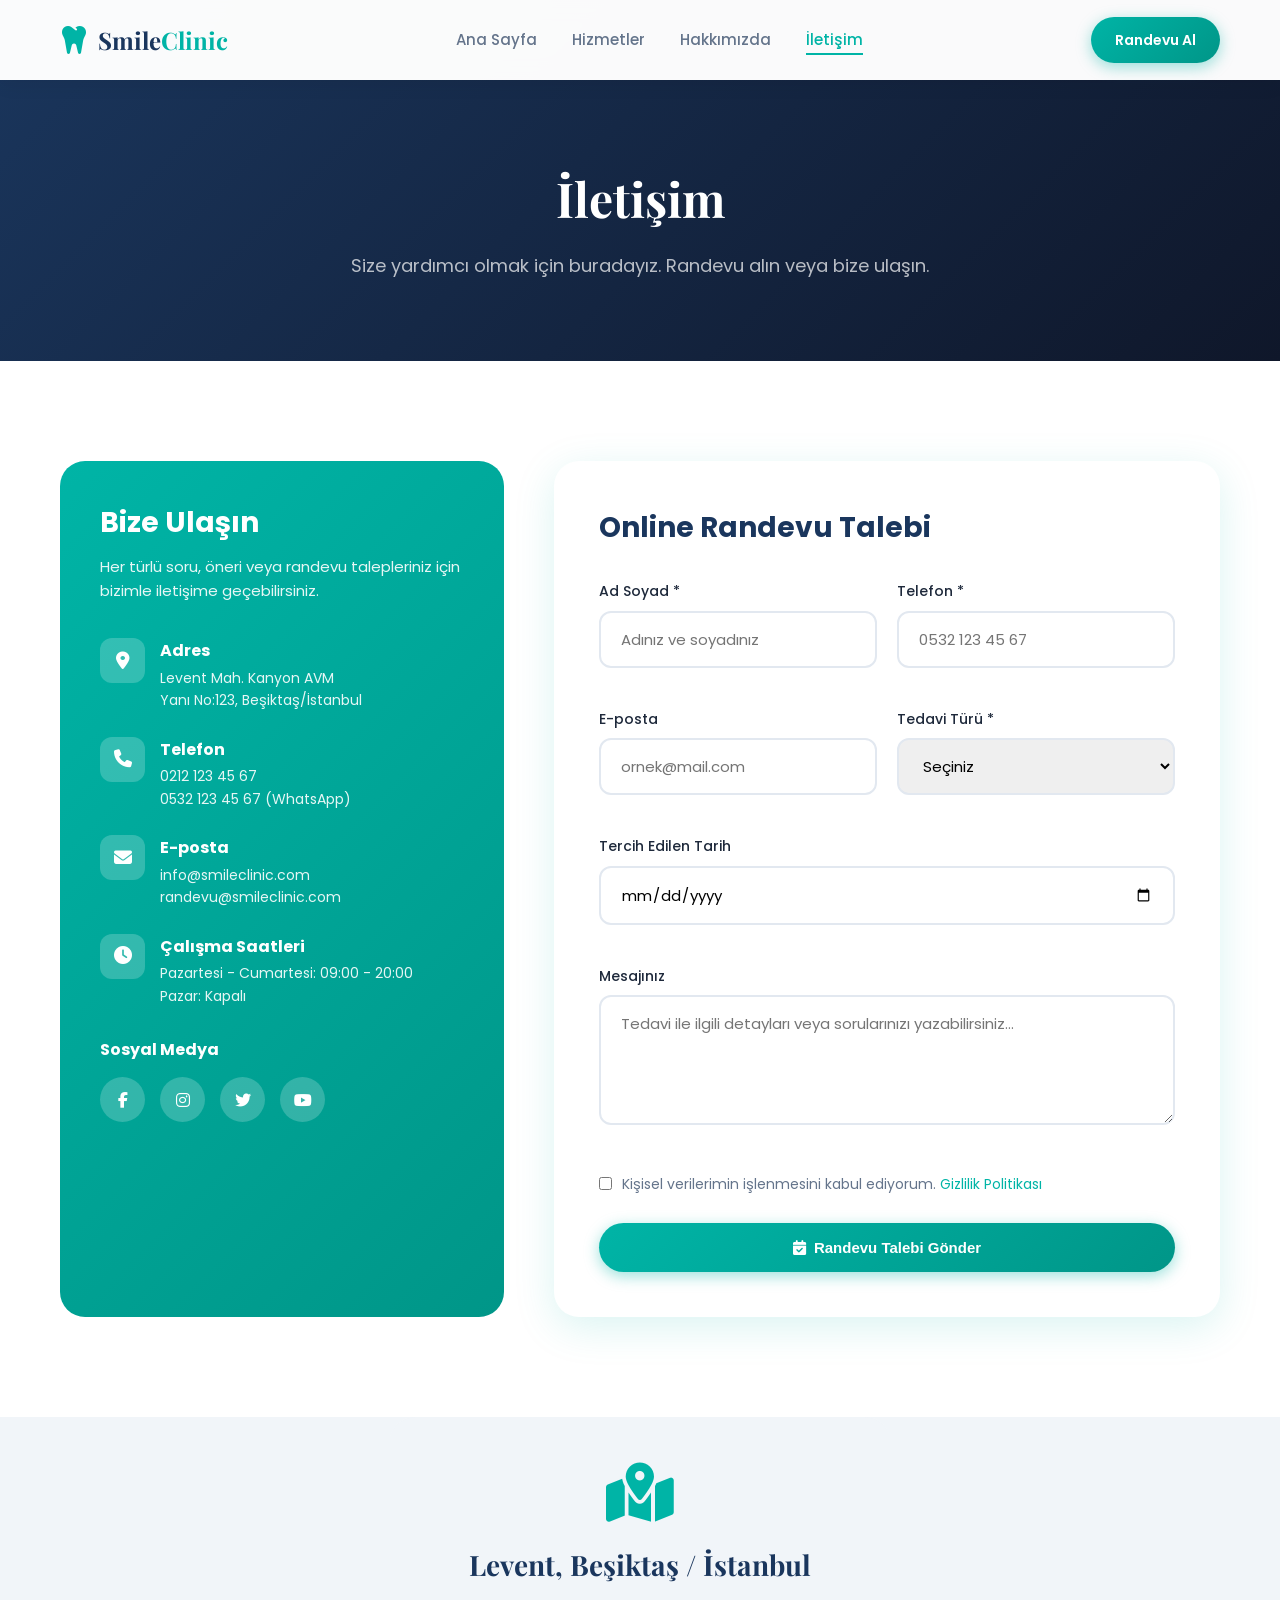
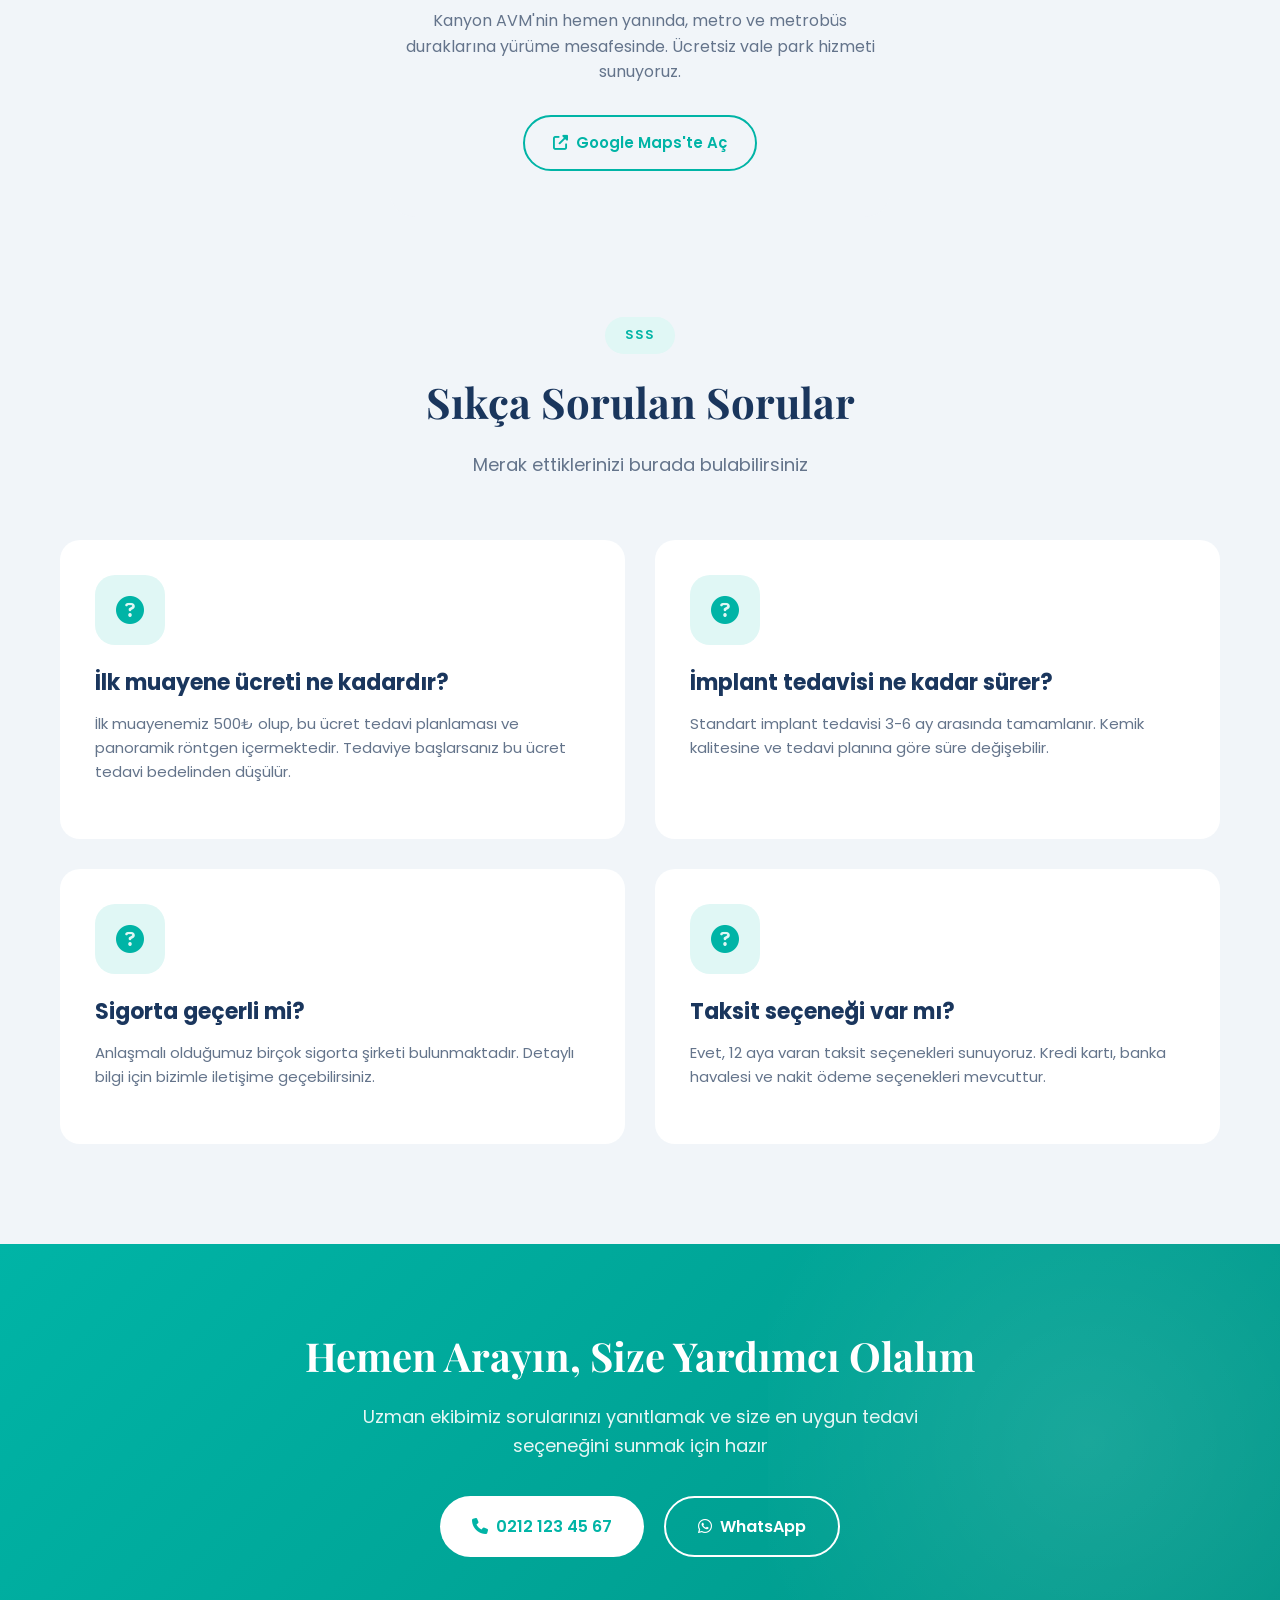
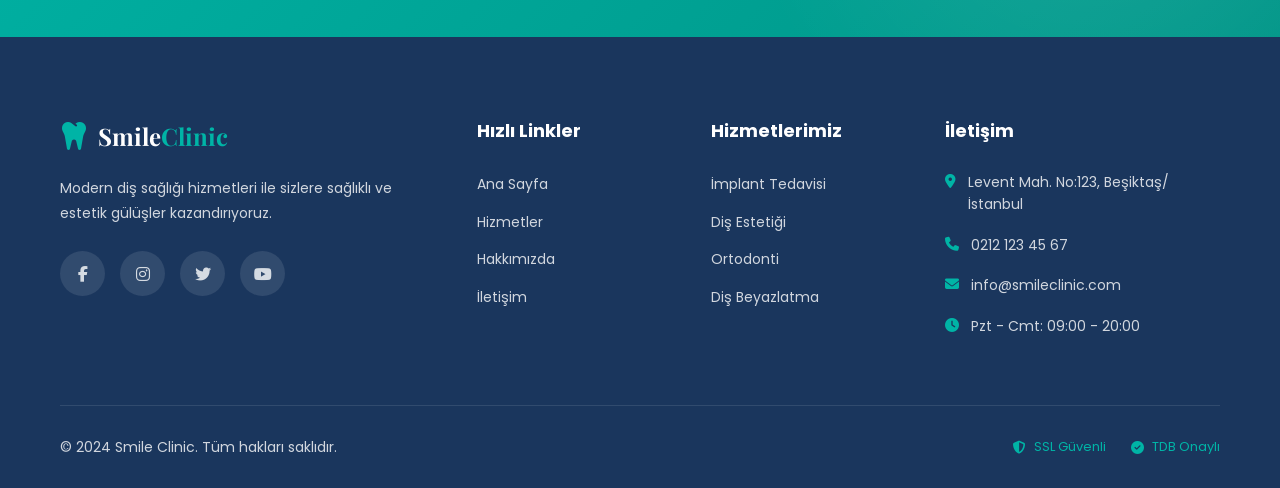
<file: iletisim.html>
<!DOCTYPE html>
<html lang="tr">
<head>
    <meta charset="UTF-8">
    <meta name="viewport" content="width=device-width, initial-scale=1.0">
    <title>İletişim | Smile Clinic</title>
    <link rel="stylesheet" href="style.css">
    <link href="https://fonts.googleapis.com/css2?family=Poppins:wght@300;400;500;600;700&family=Playfair+Display:wght@600;700&display=swap" rel="stylesheet">
    <link rel="stylesheet" href="https://cdnjs.cloudflare.com/ajax/libs/font-awesome/6.4.0/css/all.min.css">
</head>
<body>
    <!-- Navigation -->
    <nav class="navbar">
        <div class="container">
            <a href="index.html" class="logo">
                <i class="fas fa-tooth"></i>
                <span>Smile<span class="highlight">Clinic</span></span>
            </a>
            <ul class="nav-links">
                <li><a href="index.html">Ana Sayfa</a></li>
                <li><a href="hizmetler.html">Hizmetler</a></li>
                <li><a href="hakkimizda.html">Hakkımızda</a></li>
                <li><a href="iletisim.html" class="active">İletişim</a></li>
            </ul>
            <a href="iletisim.html" class="btn-primary">Randevu Al</a>
            <button class="mobile-menu-btn">
                <i class="fas fa-bars"></i>
            </button>
        </div>
    </nav>

    <!-- Mobile Menu -->
    <div class="mobile-menu">
        <ul>
            <li><a href="index.html">Ana Sayfa</a></li>
            <li><a href="hizmetler.html">Hizmetler</a></li>
            <li><a href="hakkimizda.html">Hakkımızda</a></li>
            <li><a href="iletisim.html">İletişim</a></li>
            <li><a href="iletisim.html" class="btn-primary">Randevu Al</a></li>
        </ul>
    </div>

    <!-- Page Header -->
    <section class="page-header">
        <div class="container">
            <h1>İletişim</h1>
            <p>Size yardımcı olmak için buradayız. Randevu alın veya bize ulaşın.</p>
        </div>
    </section>

    <!-- Contact Section -->
    <section class="contact-section">
        <div class="container">
            <div class="contact-grid">
                <div class="contact-info-card">
                    <h3>Bize Ulaşın</h3>
                    <p>Her türlü soru, öneri veya randevu talepleriniz için bizimle iletişime geçebilirsiniz.</p>
                    
                    <div class="info-item">
                        <i class="fas fa-map-marker-alt"></i>
                        <div>
                            <h4>Adres</h4>
                            <p>Levent Mah. Kanyon AVM<br>Yanı No:123, Beşiktaş/İstanbul</p>
                        </div>
                    </div>
                    
                    <div class="info-item">
                        <i class="fas fa-phone"></i>
                        <div>
                            <h4>Telefon</h4>
                            <p>0212 123 45 67<br>0532 123 45 67 (WhatsApp)</p>
                        </div>
                    </div>
                    
                    <div class="info-item">
                        <i class="fas fa-envelope"></i>
                        <div>
                            <h4>E-posta</h4>
                            <p>info@smileclinic.com<br>randevu@smileclinic.com</p>
                        </div>
                    </div>
                    
                    <div class="info-item">
                        <i class="fas fa-clock"></i>
                        <div>
                            <h4>Çalışma Saatleri</h4>
                            <p>Pazartesi - Cumartesi: 09:00 - 20:00<br>Pazar: Kapalı</p>
                        </div>
                    </div>

                    <div style="margin-top: 30px;">
                        <h4 style="margin-bottom: 15px;">Sosyal Medya</h4>
                        <div style="display: flex; gap: 15px;">
                            <a href="#" style="width: 45px; height: 45px; background: rgba(255,255,255,0.2); border-radius: 50%; display: flex; align-items: center; justify-content: center; color: white; transition: all 0.3s;"><i class="fab fa-facebook-f"></i></a>
                            <a href="#" style="width: 45px; height: 45px; background: rgba(255,255,255,0.2); border-radius: 50%; display: flex; align-items: center; justify-content: center; color: white; transition: all 0.3s;"><i class="fab fa-instagram"></i></a>
                            <a href="#" style="width: 45px; height: 45px; background: rgba(255,255,255,0.2); border-radius: 50%; display: flex; align-items: center; justify-content: center; color: white; transition: all 0.3s;"><i class="fab fa-twitter"></i></a>
                            <a href="#" style="width: 45px; height: 45px; background: rgba(255,255,255,0.2); border-radius: 50%; display: flex; align-items: center; justify-content: center; color: white; transition: all 0.3s;"><i class="fab fa-youtube"></i></a>
                        </div>
                    </div>
                </div>

                <div class="contact-form-wrapper">
                    <h3>Online Randevu Talebi</h3>
                    <form class="contact-form">
                        <div class="form-grid">
                            <div class="form-group">
                                <label for="name">Ad Soyad *</label>
                                <input type="text" id="name" name="name" placeholder="Adınız ve soyadınız" required>
                            </div>
                            <div class="form-group">
                                <label for="phone">Telefon *</label>
                                <input type="tel" id="phone" name="phone" placeholder="0532 123 45 67" required>
                            </div>
                            <div class="form-group">
                                <label for="email">E-posta</label>
                                <input type="email" id="email" name="email" placeholder="ornek@mail.com">
                            </div>
                            <div class="form-group">
                                <label for="service">Tedavi Türü *</label>
                                <select id="service" name="service" required>
                                    <option value="">Seçiniz</option>
                                    <option value="implant">İmplant Tedavisi</option>
                                    <option value="estetik">Diş Estetiği</option>
                                    <option value="ortodonti">Ortodonti</option>
                                    <option value="beyazlatma">Diş Beyazlatma</option>
                                    <option value="kanal">Kanal Tedavisi</option>
                                    <option value="cocuk">Çocuk Diş Hekimliği</option>
                                    <option value="genel">Genel Muayene</option>
                                    <option value="diger">Diğer</option>
                                </select>
                            </div>
                            <div class="form-group full-width">
                                <label for="date">Tercih Edilen Tarih</label>
                                <input type="date" id="date" name="date">
                            </div>
                            <div class="form-group full-width">
                                <label for="message">Mesajınız</label>
                                <textarea id="message" name="message" placeholder="Tedavi ile ilgili detayları veya sorularınızı yazabilirsiniz..."></textarea>
                            </div>
                            <div class="form-group full-width">
                                <label style="display: flex; align-items: center; gap: 10px; cursor: pointer;">
                                    <input type="checkbox" name="privacy" required style="width: auto;">
                                    <span style="font-weight: 400; font-size: 14px; color: var(--gray);">Kişisel verilerimin işlenmesini kabul ediyorum. <a href="#" style="color: var(--primary);">Gizlilik Politikası</a></span>
                                </label>
                            </div>
                        </div>
                        <button type="submit" class="btn-primary">
                            <i class="fas fa-calendar-check"></i> Randevu Talebi Gönder
                        </button>
                    </form>
                </div>
            </div>
        </div>
    </section>

    <!-- Map Section -->
    <section class="map-section">
        <div class="container">
            <div style="width: 100%; height: 400px; background: var(--light-gray); border-radius: 25px; display: flex; align-items: center; justify-content: center; flex-direction: column; gap: 20px;">
                <i class="fas fa-map-marked-alt" style="font-size: 60px; color: var(--primary);"></i>
                <h3 style="color: var(--secondary); font-family: 'Playfair Display', serif; font-size: 28px;">Levent, Beşiktaş / İstanbul</h3>
                <p style="color: var(--gray); max-width: 500px; text-align: center;">Kanyon AVM'nin hemen yanında, metro ve metrobüs duraklarına yürüme mesafesinde. Ücretsiz vale park hizmeti sunuyoruz.</p>
                <a href="https://maps.google.com" target="_blank" class="btn-outline" style="margin-top: 10px;">
                    <i class="fas fa-external-link-alt"></i> Google Maps'te Aç
                </a>
            </div>
        </div>
    </section>

    <!-- FAQ Section -->
    <section class="services-preview" style="padding: 100px 0;">
        <div class="container">
            <div class="section-header">
                <span class="section-badge">SSS</span>
                <h2>Sıkça Sorulan Sorular</h2>
                <p>Merak ettiklerinizi burada bulabilirsiniz</p>
            </div>
            <div class="services-grid" style="grid-template-columns: repeat(2, 1fr);">
                <div class="service-card">
                    <div class="service-icon">
                        <i class="fas fa-question-circle"></i>
                    </div>
                    <h3>İlk muayene ücreti ne kadardır?</h3>
                    <p>İlk muayenemiz 500₺ olup, bu ücret tedavi planlaması ve panoramik röntgen içermektedir. Tedaviye başlarsanız bu ücret tedavi bedelinden düşülür.</p>
                </div>
                <div class="service-card">
                    <div class="service-icon">
                        <i class="fas fa-question-circle"></i>
                    </div>
                    <h3>İmplant tedavisi ne kadar sürer?</h3>
                    <p>Standart implant tedavisi 3-6 ay arasında tamamlanır. Kemik kalitesine ve tedavi planına göre süre değişebilir.</p>
                </div>
                <div class="service-card">
                    <div class="service-icon">
                        <i class="fas fa-question-circle"></i>
                    </div>
                    <h3>Sigorta geçerli mi?</h3>
                    <p>Anlaşmalı olduğumuz birçok sigorta şirketi bulunmaktadır. Detaylı bilgi için bizimle iletişime geçebilirsiniz.</p>
                </div>
                <div class="service-card">
                    <div class="service-icon">
                        <i class="fas fa-question-circle"></i>
                    </div>
                    <h3>Taksit seçeneği var mı?</h3>
                    <p>Evet, 12 aya varan taksit seçenekleri sunuyoruz. Kredi kartı, banka havalesi ve nakit ödeme seçenekleri mevcuttur.</p>
                </div>
            </div>
        </div>
    </section>

    <!-- CTA Section -->
    <section class="cta">
        <div class="container">
            <div class="cta-content">
                <h2>Hemen Arayın, Size Yardımcı Olalım</h2>
                <p>Uzman ekibimiz sorularınızı yanıtlamak ve size en uygun tedavi seçeneğini sunmak için hazır</p>
                <div class="cta-buttons">
                    <a href="tel:+902121234567" class="btn-white"><i class="fas fa-phone"></i> 0212 123 45 67</a>
                    <a href="https://wa.me/905321234567" class="btn-outline-white"><i class="fab fa-whatsapp"></i> WhatsApp</a>
                </div>
            </div>
        </div>
    </section>

    <!-- Footer -->
    <footer class="footer">
        <div class="container">
            <div class="footer-grid">
                <div class="footer-brand">
                    <a href="index.html" class="logo">
                        <i class="fas fa-tooth"></i>
                        <span>Smile<span class="highlight">Clinic</span></span>
                    </a>
                    <p>Modern diş sağlığı hizmetleri ile sizlere sağlıklı ve estetik gülüşler kazandırıyoruz.</p>
                    <div class="social-links">
                        <a href="#"><i class="fab fa-facebook-f"></i></a>
                        <a href="#"><i class="fab fa-instagram"></i></a>
                        <a href="#"><i class="fab fa-twitter"></i></a>
                        <a href="#"><i class="fab fa-youtube"></i></a>
                    </div>
                </div>
                <div class="footer-links">
                    <h4>Hızlı Linkler</h4>
                    <ul>
                        <li><a href="index.html">Ana Sayfa</a></li>
                        <li><a href="hizmetler.html">Hizmetler</a></li>
                        <li><a href="hakkimizda.html">Hakkımızda</a></li>
                        <li><a href="iletisim.html">İletişim</a></li>
                    </ul>
                </div>
                <div class="footer-links">
                    <h4>Hizmetlerimiz</h4>
                    <ul>
                        <li><a href="hizmetler.html">İmplant Tedavisi</a></li>
                        <li><a href="hizmetler.html">Diş Estetiği</a></li>
                        <li><a href="hizmetler.html">Ortodonti</a></li>
                        <li><a href="hizmetler.html">Diş Beyazlatma</a></li>
                    </ul>
                </div>
                <div class="footer-contact">
                    <h4>İletişim</h4>
                    <div class="contact-item">
                        <i class="fas fa-map-marker-alt"></i>
                        <span>Levent Mah. No:123, Beşiktaş/İstanbul</span>
                    </div>
                    <div class="contact-item">
                        <i class="fas fa-phone"></i>
                        <span>0212 123 45 67</span>
                    </div>
                    <div class="contact-item">
                        <i class="fas fa-envelope"></i>
                        <span>info@smileclinic.com</span>
                    </div>
                    <div class="contact-item">
                        <i class="fas fa-clock"></i>
                        <span>Pzt - Cmt: 09:00 - 20:00</span>
                    </div>
                </div>
            </div>
            <div class="footer-bottom">
                <p>&copy; 2024 Smile Clinic. Tüm hakları saklıdır.</p>
                <div class="footer-badges">
                    <span><i class="fas fa-shield-alt"></i> SSL Güvenli</span>
                    <span><i class="fas fa-check-circle"></i> TDB Onaylı</span>
                </div>
            </div>
        </div>
    </footer>

    <script src="script.js"></script>
</body>
</html>
</file>
<file: style.css>
/* ==================== RESET & BASE ==================== */
* {
    margin: 0;
    padding: 0;
    box-sizing: border-box;
}

:root {
    --primary: #00b4a6;
    --primary-dark: #009688;
    --primary-light: #e0f7f5;
    --secondary: #1a365d;
    --accent: #f59e0b;
    --dark: #1e293b;
    --gray: #64748b;
    --light-gray: #f1f5f9;
    --white: #ffffff;
    --gradient: linear-gradient(135deg, var(--primary) 0%, var(--primary-dark) 100%);
    --shadow: 0 10px 40px rgba(0, 180, 166, 0.15);
    --shadow-lg: 0 20px 60px rgba(0, 180, 166, 0.2);
}

html {
    scroll-behavior: smooth;
}

body {
    font-family: 'Poppins', sans-serif;
    color: var(--dark);
    line-height: 1.6;
    overflow-x: hidden;
}

a {
    text-decoration: none;
    color: inherit;
}

ul {
    list-style: none;
}

img {
    max-width: 100%;
    height: auto;
}

.container {
    max-width: 1200px;
    margin: 0 auto;
    padding: 0 20px;
}

/* ==================== BUTTONS ==================== */
.btn-primary {
    display: inline-flex;
    align-items: center;
    gap: 8px;
    padding: 14px 28px;
    background: var(--gradient);
    color: var(--white);
    border-radius: 50px;
    font-weight: 600;
    font-size: 15px;
    transition: all 0.3s ease;
    border: none;
    cursor: pointer;
    box-shadow: 0 4px 15px rgba(0, 180, 166, 0.4);
}

.btn-primary:hover {
    transform: translateY(-2px);
    box-shadow: 0 8px 25px rgba(0, 180, 166, 0.5);
}

.btn-secondary {
    display: inline-flex;
    align-items: center;
    gap: 8px;
    padding: 14px 28px;
    background: transparent;
    color: var(--white);
    border-radius: 50px;
    font-weight: 600;
    font-size: 15px;
    transition: all 0.3s ease;
    border: 2px solid rgba(255,255,255,0.3);
}

.btn-secondary:hover {
    background: rgba(255,255,255,0.1);
    border-color: var(--white);
}

.btn-outline {
    display: inline-flex;
    align-items: center;
    gap: 8px;
    padding: 14px 28px;
    background: transparent;
    color: var(--primary);
    border-radius: 50px;
    font-weight: 600;
    font-size: 15px;
    transition: all 0.3s ease;
    border: 2px solid var(--primary);
}

.btn-outline:hover {
    background: var(--primary);
    color: var(--white);
}

.btn-white {
    display: inline-flex;
    align-items: center;
    gap: 8px;
    padding: 16px 32px;
    background: var(--white);
    color: var(--primary);
    border-radius: 50px;
    font-weight: 600;
    font-size: 16px;
    transition: all 0.3s ease;
}

.btn-white:hover {
    transform: translateY(-2px);
    box-shadow: var(--shadow);
}

.btn-outline-white {
    display: inline-flex;
    align-items: center;
    gap: 8px;
    padding: 16px 32px;
    background: transparent;
    color: var(--white);
    border-radius: 50px;
    font-weight: 600;
    font-size: 16px;
    transition: all 0.3s ease;
    border: 2px solid var(--white);
}

.btn-outline-white:hover {
    background: rgba(255,255,255,0.1);
}

/* ==================== NAVBAR ==================== */
.navbar {
    position: fixed;
    top: 0;
    left: 0;
    right: 0;
    z-index: 1000;
    background: rgba(255, 255, 255, 0.98);
    backdrop-filter: blur(10px);
    box-shadow: 0 2px 20px rgba(0,0,0,0.08);
    transition: all 0.3s ease;
}

.navbar .container {
    display: flex;
    align-items: center;
    justify-content: space-between;
    height: 80px;
}

.logo {
    display: flex;
    align-items: center;
    gap: 10px;
    font-family: 'Playfair Display', serif;
    font-size: 24px;
    font-weight: 700;
    color: var(--secondary);
}

.logo i {
    font-size: 32px;
    color: var(--primary);
}

.logo .highlight {
    color: var(--primary);
}

.nav-links {
    display: flex;
    align-items: center;
    gap: 35px;
}

.nav-links a {
    font-weight: 500;
    font-size: 15px;
    color: var(--gray);
    position: relative;
    transition: color 0.3s ease;
}

.nav-links a:hover,
.nav-links a.active {
    color: var(--primary);
}

.nav-links a::after {
    content: '';
    position: absolute;
    bottom: -5px;
    left: 0;
    width: 0;
    height: 2px;
    background: var(--primary);
    transition: width 0.3s ease;
}

.nav-links a:hover::after,
.nav-links a.active::after {
    width: 100%;
}

.navbar .btn-primary {
    padding: 12px 24px;
    font-size: 14px;
}

.mobile-menu-btn {
    display: none;
    background: none;
    border: none;
    font-size: 24px;
    color: var(--secondary);
    cursor: pointer;
}

.mobile-menu {
    display: none;
    position: fixed;
    top: 80px;
    left: 0;
    right: 0;
    background: var(--white);
    padding: 20px;
    box-shadow: 0 10px 30px rgba(0,0,0,0.1);
    z-index: 999;
}

.mobile-menu.active {
    display: block;
}

.mobile-menu ul {
    display: flex;
    flex-direction: column;
    gap: 15px;
}

.mobile-menu a {
    display: block;
    padding: 12px 0;
    font-weight: 500;
    color: var(--dark);
    border-bottom: 1px solid var(--light-gray);
}

.mobile-menu .btn-primary {
    width: 100%;
    justify-content: center;
    margin-top: 10px;
}

/* ==================== HERO SECTION ==================== */
.hero {
    min-height: 100vh;
    background: linear-gradient(135deg, var(--secondary) 0%, #0f172a 100%);
    padding: 140px 0 80px;
    position: relative;
    overflow: hidden;
}

.hero::before {
    content: '';
    position: absolute;
    top: -50%;
    right: -20%;
    width: 70%;
    height: 200%;
    background: radial-gradient(circle, rgba(0, 180, 166, 0.15) 0%, transparent 70%);
    pointer-events: none;
}

.hero .container {
    display: grid;
    grid-template-columns: 1fr 1fr;
    gap: 60px;
    align-items: center;
}

.badge {
    display: inline-block;
    padding: 10px 20px;
    background: rgba(245, 158, 11, 0.2);
    color: var(--accent);
    border-radius: 50px;
    font-size: 14px;
    font-weight: 500;
    margin-bottom: 25px;
}

.hero-content h1 {
    font-family: 'Playfair Display', serif;
    font-size: 56px;
    line-height: 1.2;
    color: var(--white);
    margin-bottom: 25px;
}

.gradient-text {
    background: var(--gradient);
    -webkit-background-clip: text;
    -webkit-text-fill-color: transparent;
    background-clip: text;
}

.hero-content p {
    font-size: 18px;
    color: rgba(255,255,255,0.8);
    margin-bottom: 35px;
    max-width: 500px;
}

.hero-buttons {
    display: flex;
    gap: 20px;
    margin-bottom: 50px;
}

.hero-stats {
    display: flex;
    gap: 50px;
}

.stat {
    text-align: center;
}

.stat-number {
    display: block;
    font-size: 42px;
    font-weight: 700;
    color: var(--primary);
    font-family: 'Playfair Display', serif;
}

.stat-label {
    font-size: 14px;
    color: rgba(255,255,255,0.6);
}

.hero-image {
    position: relative;
}

.hero-image-wrapper {
    position: relative;
}

.hero-image img {
    border-radius: 30px;
    box-shadow: var(--shadow-lg);
}

.floating-card {
    position: absolute;
    background: var(--white);
    padding: 15px 20px;
    border-radius: 15px;
    display: flex;
    align-items: center;
    gap: 10px;
    box-shadow: var(--shadow);
    animation: float 3s ease-in-out infinite;
}

.floating-card i {
    font-size: 24px;
    color: var(--primary);
}

.floating-card span {
    font-weight: 600;
    font-size: 14px;
    color: var(--dark);
}

.card-1 {
    top: 30px;
    right: -30px;
}

.card-2 {
    bottom: 50px;
    left: -30px;
    animation-delay: 1.5s;
}

@keyframes float {
    0%, 100% { transform: translateY(0); }
    50% { transform: translateY(-10px); }
}

/* ==================== SECTION STYLES ==================== */
.section-header {
    text-align: center;
    margin-bottom: 60px;
}

.section-badge {
    display: inline-block;
    padding: 8px 20px;
    background: var(--primary-light);
    color: var(--primary);
    border-radius: 50px;
    font-size: 13px;
    font-weight: 600;
    letter-spacing: 1px;
    margin-bottom: 15px;
}

.section-header h2 {
    font-family: 'Playfair Display', serif;
    font-size: 42px;
    color: var(--secondary);
    margin-bottom: 15px;
}

.section-header p {
    font-size: 18px;
    color: var(--gray);
    max-width: 600px;
    margin: 0 auto;
}

.text-center {
    text-align: center;
    margin-top: 50px;
}

/* ==================== SERVICES PREVIEW ==================== */
.services-preview {
    padding: 100px 0;
    background: var(--light-gray);
}

.services-grid {
    display: grid;
    grid-template-columns: repeat(3, 1fr);
    gap: 30px;
}

.service-card {
    background: var(--white);
    padding: 35px;
    border-radius: 20px;
    transition: all 0.3s ease;
    position: relative;
    overflow: hidden;
}

.service-card:hover {
    transform: translateY(-10px);
    box-shadow: var(--shadow);
}

.service-card.featured {
    background: var(--gradient);
    color: var(--white);
}

.service-card.featured .service-icon {
    background: rgba(255,255,255,0.2);
}

.service-card.featured .service-icon i {
    color: var(--white);
}

.service-card.featured p {
    color: rgba(255,255,255,0.9);
}

.service-card.featured .learn-more {
    color: var(--white);
}

.service-icon {
    width: 70px;
    height: 70px;
    background: var(--primary-light);
    border-radius: 20px;
    display: flex;
    align-items: center;
    justify-content: center;
    margin-bottom: 20px;
}

.service-icon i {
    font-size: 28px;
    color: var(--primary);
}

.service-card h3 {
    font-size: 22px;
    margin-bottom: 12px;
    color: var(--secondary);
}

.service-card p {
    font-size: 15px;
    color: var(--gray);
    margin-bottom: 20px;
}

.learn-more {
    display: inline-flex;
    align-items: center;
    gap: 8px;
    color: var(--primary);
    font-weight: 600;
    font-size: 14px;
    transition: gap 0.3s ease;
}

.learn-more:hover {
    gap: 12px;
}

.popular-badge {
    position: absolute;
    top: 20px;
    right: -35px;
    background: var(--accent);
    color: var(--white);
    padding: 8px 40px;
    font-size: 12px;
    font-weight: 600;
    transform: rotate(45deg);
}

/* ==================== WHY US ==================== */
.why-us {
    padding: 100px 0;
    background: var(--white);
}

.why-us .container {
    display: grid;
    grid-template-columns: 1fr 1fr;
    gap: 80px;
    align-items: center;
}

.why-us-content h2 {
    font-family: 'Playfair Display', serif;
    font-size: 42px;
    color: var(--secondary);
    margin-bottom: 40px;
}

.features-grid {
    display: grid;
    grid-template-columns: repeat(2, 1fr);
    gap: 30px;
}

.feature {
    display: flex;
    gap: 15px;
}

.feature-icon {
    width: 50px;
    height: 50px;
    min-width: 50px;
    background: var(--primary-light);
    border-radius: 12px;
    display: flex;
    align-items: center;
    justify-content: center;
}

.feature-icon i {
    font-size: 20px;
    color: var(--primary);
}

.feature h4 {
    font-size: 17px;
    color: var(--secondary);
    margin-bottom: 5px;
}

.feature p {
    font-size: 14px;
    color: var(--gray);
}

.why-us-image img {
    border-radius: 30px;
    box-shadow: var(--shadow-lg);
}

/* ==================== TESTIMONIALS ==================== */
.testimonials {
    padding: 100px 0;
    background: var(--light-gray);
}

.testimonials-slider {
    display: grid;
    grid-template-columns: repeat(3, 1fr);
    gap: 30px;
}

.testimonial-card {
    background: var(--white);
    padding: 35px;
    border-radius: 20px;
    box-shadow: 0 5px 20px rgba(0,0,0,0.05);
}

.stars {
    margin-bottom: 15px;
}

.stars i {
    color: var(--accent);
    font-size: 16px;
}

.testimonial-card p {
    font-size: 15px;
    color: var(--gray);
    line-height: 1.8;
    margin-bottom: 25px;
    font-style: italic;
}

.testimonial-author {
    display: flex;
    align-items: center;
    gap: 15px;
}

.testimonial-author img {
    width: 55px;
    height: 55px;
    border-radius: 50%;
    object-fit: cover;
}

.testimonial-author strong {
    display: block;
    color: var(--secondary);
    font-size: 16px;
}

.testimonial-author span {
    font-size: 13px;
    color: var(--primary);
}

/* ==================== CTA SECTION ==================== */
.cta {
    padding: 80px 0;
    background: var(--gradient);
    position: relative;
    overflow: hidden;
}

.cta::before {
    content: '';
    position: absolute;
    top: -50%;
    right: -10%;
    width: 50%;
    height: 200%;
    background: radial-gradient(circle, rgba(255,255,255,0.1) 0%, transparent 70%);
}

.cta-content {
    text-align: center;
    position: relative;
}

.cta-content h2 {
    font-family: 'Playfair Display', serif;
    font-size: 40px;
    color: var(--white);
    margin-bottom: 15px;
}

.cta-content p {
    font-size: 18px;
    color: rgba(255,255,255,0.9);
    margin-bottom: 35px;
    max-width: 600px;
    margin-left: auto;
    margin-right: auto;
}

.cta-buttons {
    display: flex;
    gap: 20px;
    justify-content: center;
}

/* ==================== FOOTER ==================== */
.footer {
    background: var(--secondary);
    padding: 80px 0 30px;
    color: rgba(255,255,255,0.8);
}

.footer-grid {
    display: grid;
    grid-template-columns: 2fr 1fr 1fr 1.5fr;
    gap: 50px;
    margin-bottom: 50px;
}

.footer-brand .logo {
    color: var(--white);
    margin-bottom: 20px;
}

.footer-brand p {
    font-size: 14px;
    line-height: 1.8;
    margin-bottom: 25px;
}

.social-links {
    display: flex;
    gap: 15px;
}

.social-links a {
    width: 45px;
    height: 45px;
    background: rgba(255,255,255,0.1);
    border-radius: 50%;
    display: flex;
    align-items: center;
    justify-content: center;
    transition: all 0.3s ease;
}

.social-links a:hover {
    background: var(--primary);
    transform: translateY(-3px);
}

.footer-links h4,
.footer-contact h4 {
    color: var(--white);
    font-size: 18px;
    margin-bottom: 25px;
}

.footer-links ul li {
    margin-bottom: 12px;
}

.footer-links a {
    font-size: 14px;
    transition: color 0.3s ease;
}

.footer-links a:hover {
    color: var(--primary);
}

.contact-item {
    display: flex;
    align-items: flex-start;
    gap: 12px;
    margin-bottom: 18px;
    font-size: 14px;
}

.contact-item i {
    color: var(--primary);
    margin-top: 3px;
}

.footer-bottom {
    border-top: 1px solid rgba(255,255,255,0.1);
    padding-top: 30px;
    display: flex;
    justify-content: space-between;
    align-items: center;
}

.footer-bottom p {
    font-size: 14px;
}

.footer-badges {
    display: flex;
    gap: 25px;
}

.footer-badges span {
    display: flex;
    align-items: center;
    gap: 8px;
    font-size: 13px;
    color: var(--primary);
}

/* ==================== PAGE HEADERS ==================== */
.page-header {
    padding: 160px 0 80px;
    background: linear-gradient(135deg, var(--secondary) 0%, #0f172a 100%);
    text-align: center;
}

.page-header h1 {
    font-family: 'Playfair Display', serif;
    font-size: 48px;
    color: var(--white);
    margin-bottom: 15px;
}

.page-header p {
    font-size: 18px;
    color: rgba(255,255,255,0.7);
}

/* ==================== CONTACT PAGE ==================== */
.contact-section {
    padding: 100px 0;
}

.contact-grid {
    display: grid;
    grid-template-columns: 1fr 1.5fr;
    gap: 50px;
}

.contact-info-card {
    background: var(--gradient);
    padding: 40px;
    border-radius: 25px;
    color: var(--white);
}

.contact-info-card h3 {
    font-size: 28px;
    margin-bottom: 10px;
}

.contact-info-card > p {
    opacity: 0.9;
    margin-bottom: 35px;
    font-size: 15px;
}

.info-item {
    display: flex;
    align-items: flex-start;
    gap: 15px;
    margin-bottom: 25px;
}

.info-item i {
    width: 45px;
    height: 45px;
    background: rgba(255,255,255,0.2);
    border-radius: 12px;
    display: flex;
    align-items: center;
    justify-content: center;
    font-size: 18px;
}

.info-item h4 {
    font-size: 16px;
    margin-bottom: 3px;
}

.info-item p {
    font-size: 14px;
    opacity: 0.9;
}

.contact-form-wrapper {
    background: var(--white);
    padding: 45px;
    border-radius: 25px;
    box-shadow: var(--shadow);
}

.contact-form-wrapper h3 {
    font-size: 28px;
    color: var(--secondary);
    margin-bottom: 30px;
}

.form-grid {
    display: grid;
    grid-template-columns: 1fr 1fr;
    gap: 20px;
}

.form-group {
    margin-bottom: 20px;
}

.form-group.full-width {
    grid-column: span 2;
}

.form-group label {
    display: block;
    font-weight: 500;
    color: var(--dark);
    margin-bottom: 8px;
    font-size: 14px;
}

.form-group input,
.form-group select,
.form-group textarea {
    width: 100%;
    padding: 15px 20px;
    border: 2px solid #e2e8f0;
    border-radius: 12px;
    font-size: 15px;
    font-family: inherit;
    transition: border-color 0.3s ease;
}

.form-group input:focus,
.form-group select:focus,
.form-group textarea:focus {
    outline: none;
    border-color: var(--primary);
}

.form-group textarea {
    min-height: 130px;
    resize: vertical;
}

.contact-form-wrapper .btn-primary {
    width: 100%;
    justify-content: center;
    padding: 16px;
}

/* ==================== MAP ==================== */
.map-section {
    height: 400px;
    background: var(--light-gray);
    display: flex;
    align-items: center;
    justify-content: center;
}

.map-placeholder {
    text-align: center;
    color: var(--gray);
}

.map-placeholder i {
    font-size: 60px;
    color: var(--primary);
    margin-bottom: 20px;
}

/* ==================== ABOUT PAGE ==================== */
.about-content {
    padding: 100px 0;
}

.about-grid {
    display: grid;
    grid-template-columns: 1fr 1fr;
    gap: 80px;
    align-items: center;
}

.about-text h2 {
    font-family: 'Playfair Display', serif;
    font-size: 42px;
    color: var(--secondary);
    margin-bottom: 25px;
}

.about-text p {
    font-size: 16px;
    color: var(--gray);
    margin-bottom: 20px;
    line-height: 1.8;
}

.about-features {
    display: grid;
    grid-template-columns: 1fr 1fr;
    gap: 20px;
    margin-top: 30px;
}

.about-feature {
    display: flex;
    align-items: center;
    gap: 12px;
}

.about-feature i {
    color: var(--primary);
    font-size: 20px;
}

.about-feature span {
    font-weight: 500;
    color: var(--dark);
}

.about-image img {
    border-radius: 25px;
    box-shadow: var(--shadow-lg);
}

.team-section {
    padding: 100px 0;
    background: var(--light-gray);
}

.team-grid {
    display: grid;
    grid-template-columns: repeat(3, 1fr);
    gap: 30px;
}

.team-card {
    background: var(--white);
    border-radius: 20px;
    overflow: hidden;
    text-align: center;
    transition: transform 0.3s ease;
}

.team-card:hover {
    transform: translateY(-10px);
}

.team-card img {
    width: 100%;
    height: 300px;
    object-fit: cover;
}

.team-info {
    padding: 25px;
}

.team-info h3 {
    font-size: 22px;
    color: var(--secondary);
    margin-bottom: 5px;
}

.team-info span {
    color: var(--primary);
    font-weight: 500;
    font-size: 14px;
}

.team-info p {
    font-size: 14px;
    color: var(--gray);
    margin-top: 15px;
}

/* ==================== SERVICES PAGE ==================== */
.services-content {
    padding: 100px 0;
}

.service-detail {
    display: grid;
    grid-template-columns: 1fr 1fr;
    gap: 60px;
    align-items: center;
    margin-bottom: 80px;
    padding-bottom: 80px;
    border-bottom: 1px solid #e2e8f0;
}

.service-detail:nth-child(even) {
    direction: rtl;
}

.service-detail:nth-child(even) > * {
    direction: ltr;
}

.service-detail:last-child {
    border-bottom: none;
}

.service-detail h2 {
    font-family: 'Playfair Display', serif;
    font-size: 36px;
    color: var(--secondary);
    margin-bottom: 20px;
}

.service-detail p {
    font-size: 16px;
    color: var(--gray);
    line-height: 1.8;
    margin-bottom: 25px;
}

.service-list {
    display: flex;
    flex-direction: column;
    gap: 12px;
}

.service-list li {
    display: flex;
    align-items: center;
    gap: 12px;
    font-size: 15px;
    color: var(--dark);
}

.service-list li i {
    color: var(--primary);
}

.service-detail img {
    border-radius: 25px;
    box-shadow: var(--shadow);
}

/* ==================== RESPONSIVE ==================== */
@media (max-width: 1024px) {
    .hero .container,
    .why-us .container,
    .about-grid,
    .contact-grid,
    .service-detail {
        grid-template-columns: 1fr;
        gap: 40px;
    }

    .hero-image {
        display: none;
    }

    .hero-content h1 {
        font-size: 42px;
    }

    .services-grid,
    .testimonials-slider,
    .team-grid {
        grid-template-columns: repeat(2, 1fr);
    }

    .footer-grid {
        grid-template-columns: repeat(2, 1fr);
    }

    .service-detail:nth-child(even) {
        direction: ltr;
    }

    .service-detail img {
        order: -1;
    }
}

@media (max-width: 768px) {
    .nav-links,
    .navbar .btn-primary {
        display: none;
    }

    .mobile-menu-btn {
        display: block;
    }

    .hero-content h1 {
        font-size: 32px;
    }

    .hero-buttons {
        flex-direction: column;
    }

    .hero-stats {
        gap: 30px;
        flex-wrap: wrap;
    }

    .stat-number {
        font-size: 32px;
    }

    .section-header h2,
    .why-us-content h2,
    .cta-content h2,
    .about-text h2 {
        font-size: 32px;
    }

    .services-grid,
    .testimonials-slider,
    .features-grid,
    .team-grid {
        grid-template-columns: 1fr;
    }

    .form-grid {
        grid-template-columns: 1fr;
    }

    .form-group.full-width {
        grid-column: span 1;
    }

    .cta-buttons {
        flex-direction: column;
        align-items: center;
    }

    .footer-grid {
        grid-template-columns: 1fr;
        gap: 30px;
    }

    .footer-bottom {
        flex-direction: column;
        gap: 20px;
        text-align: center;
    }
}
</file>
